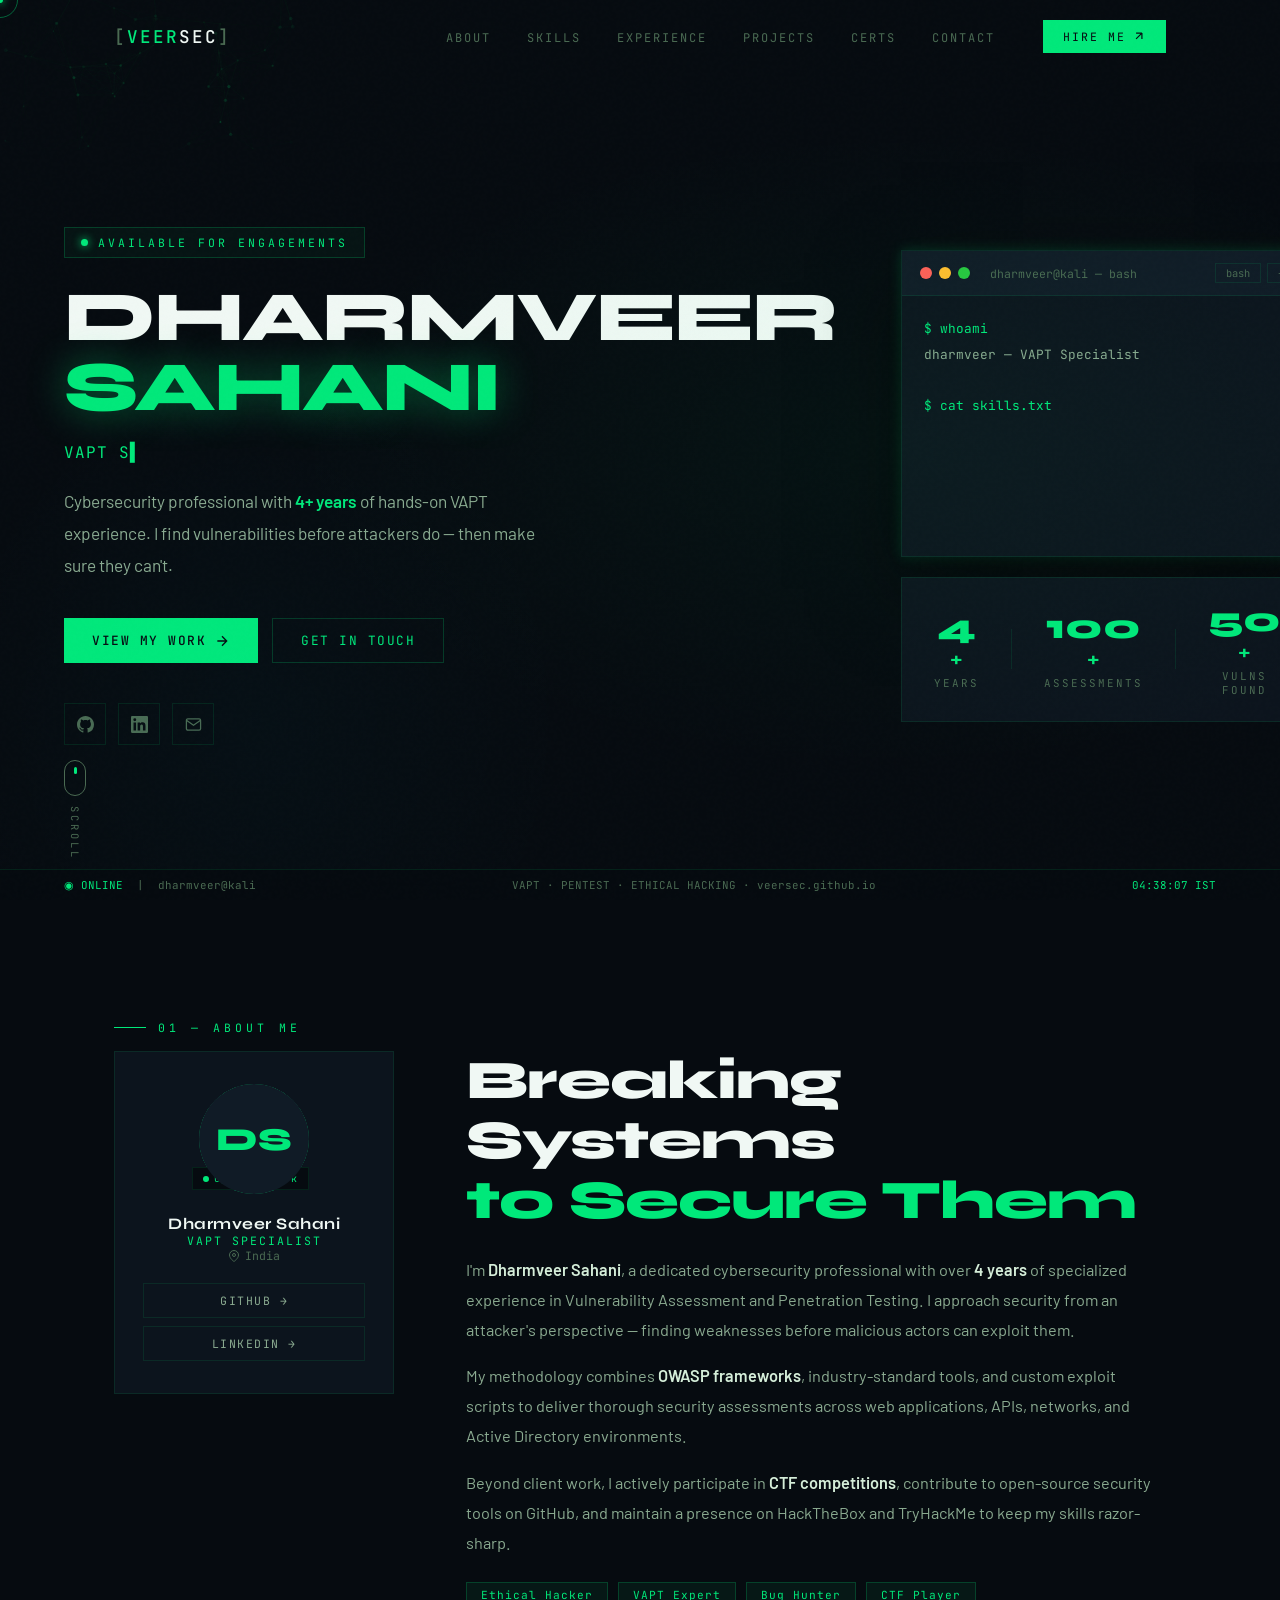
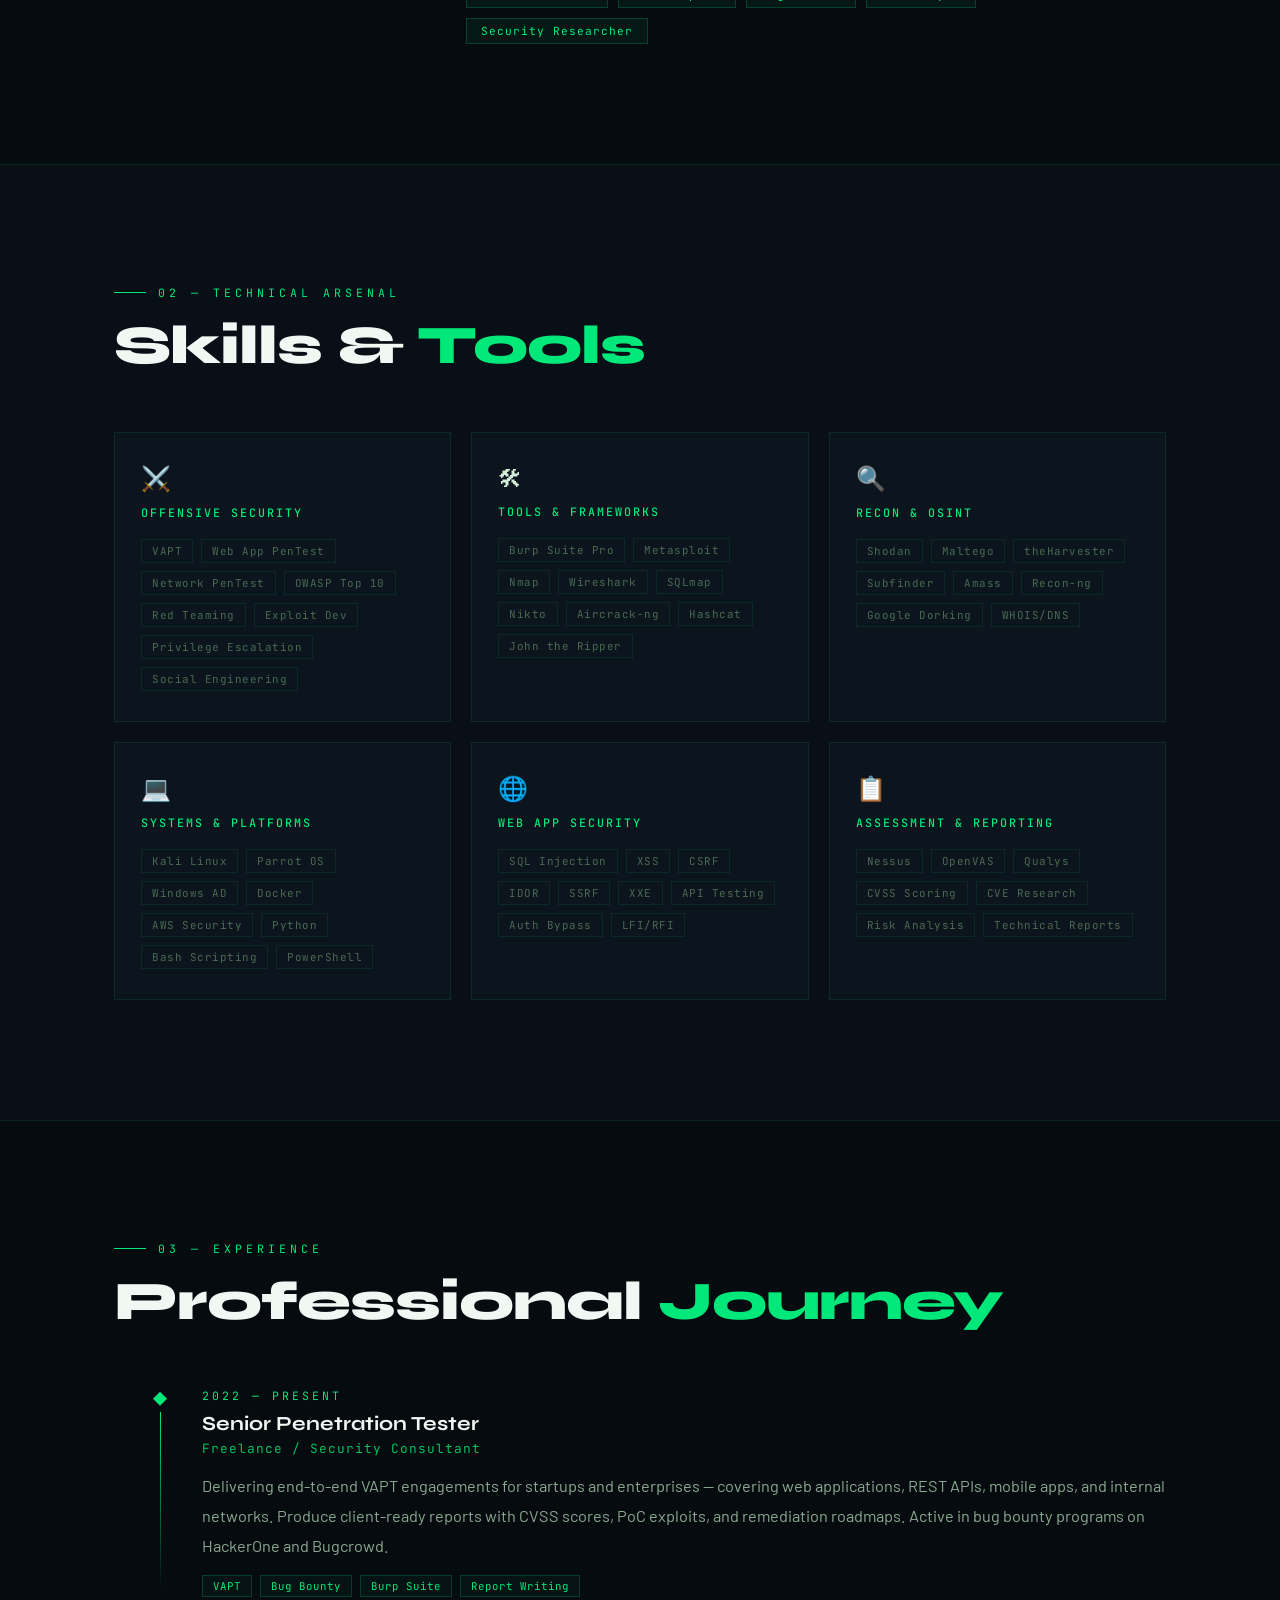
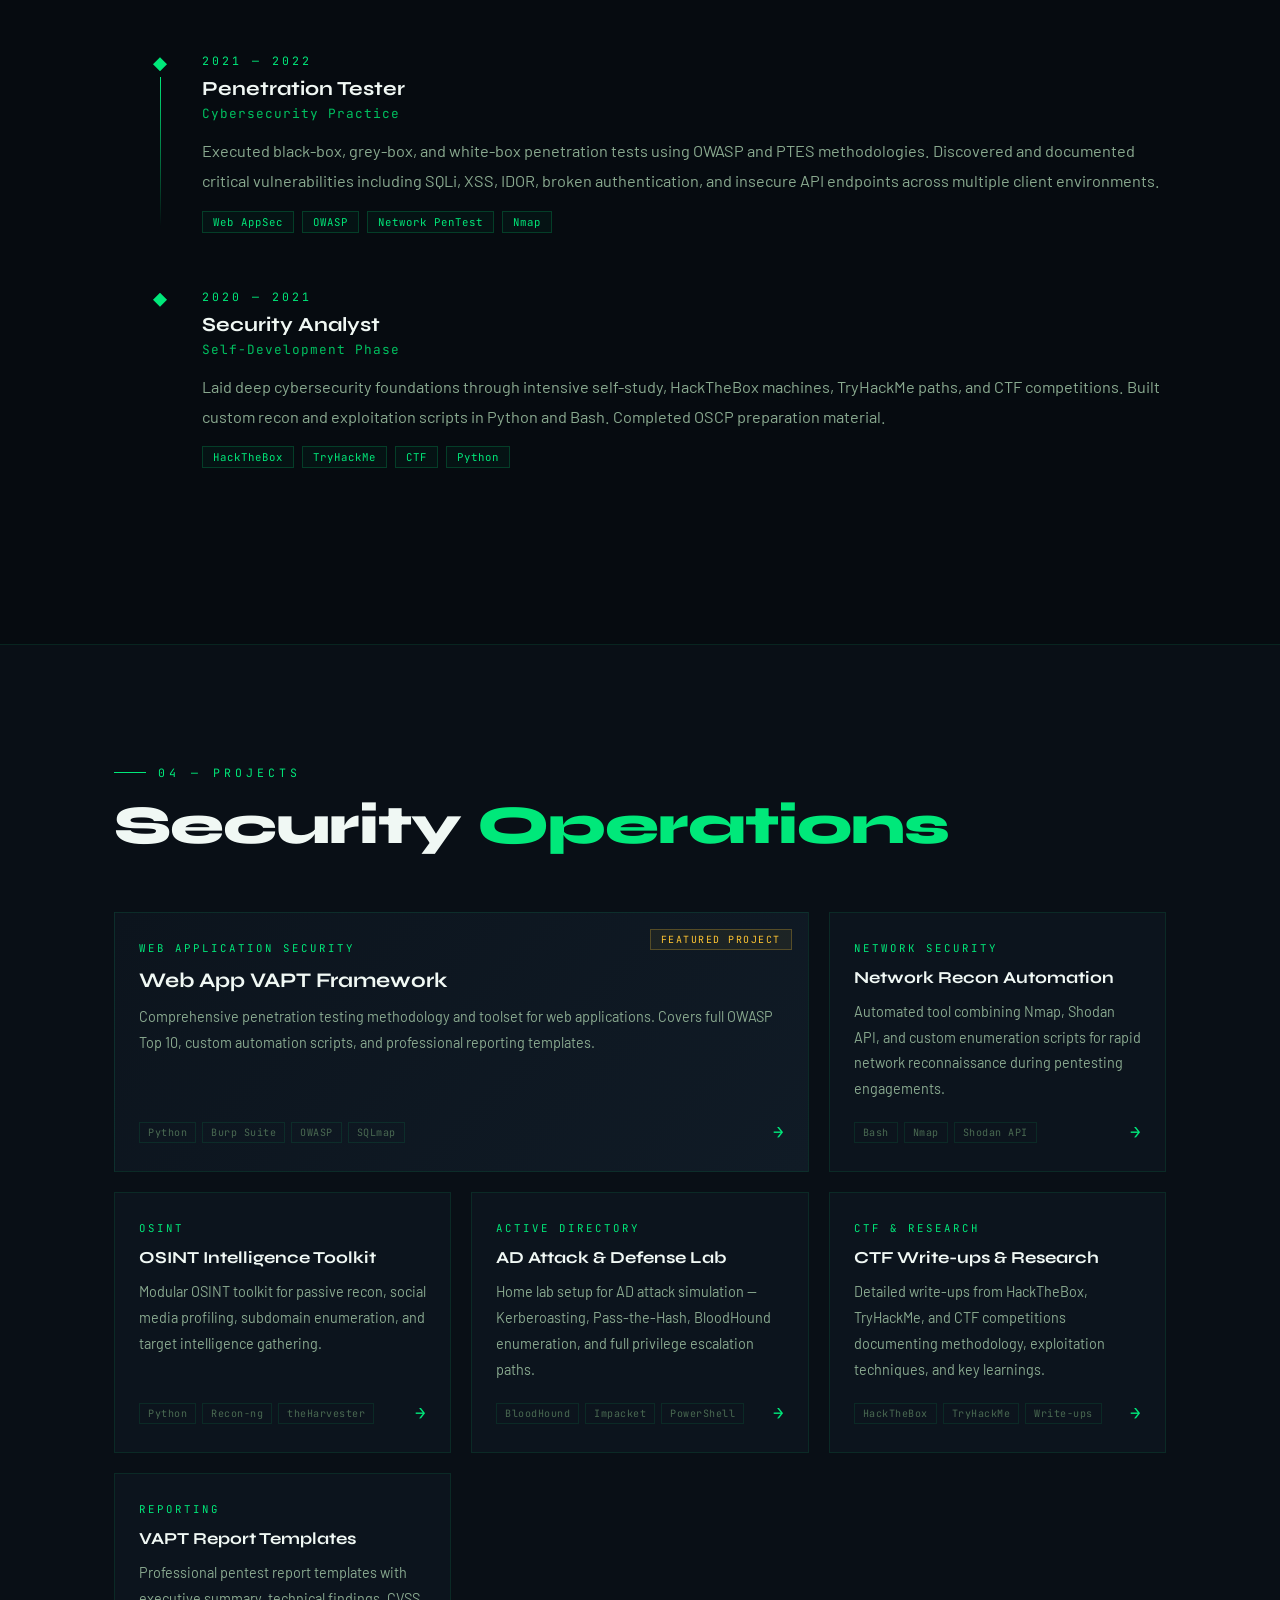
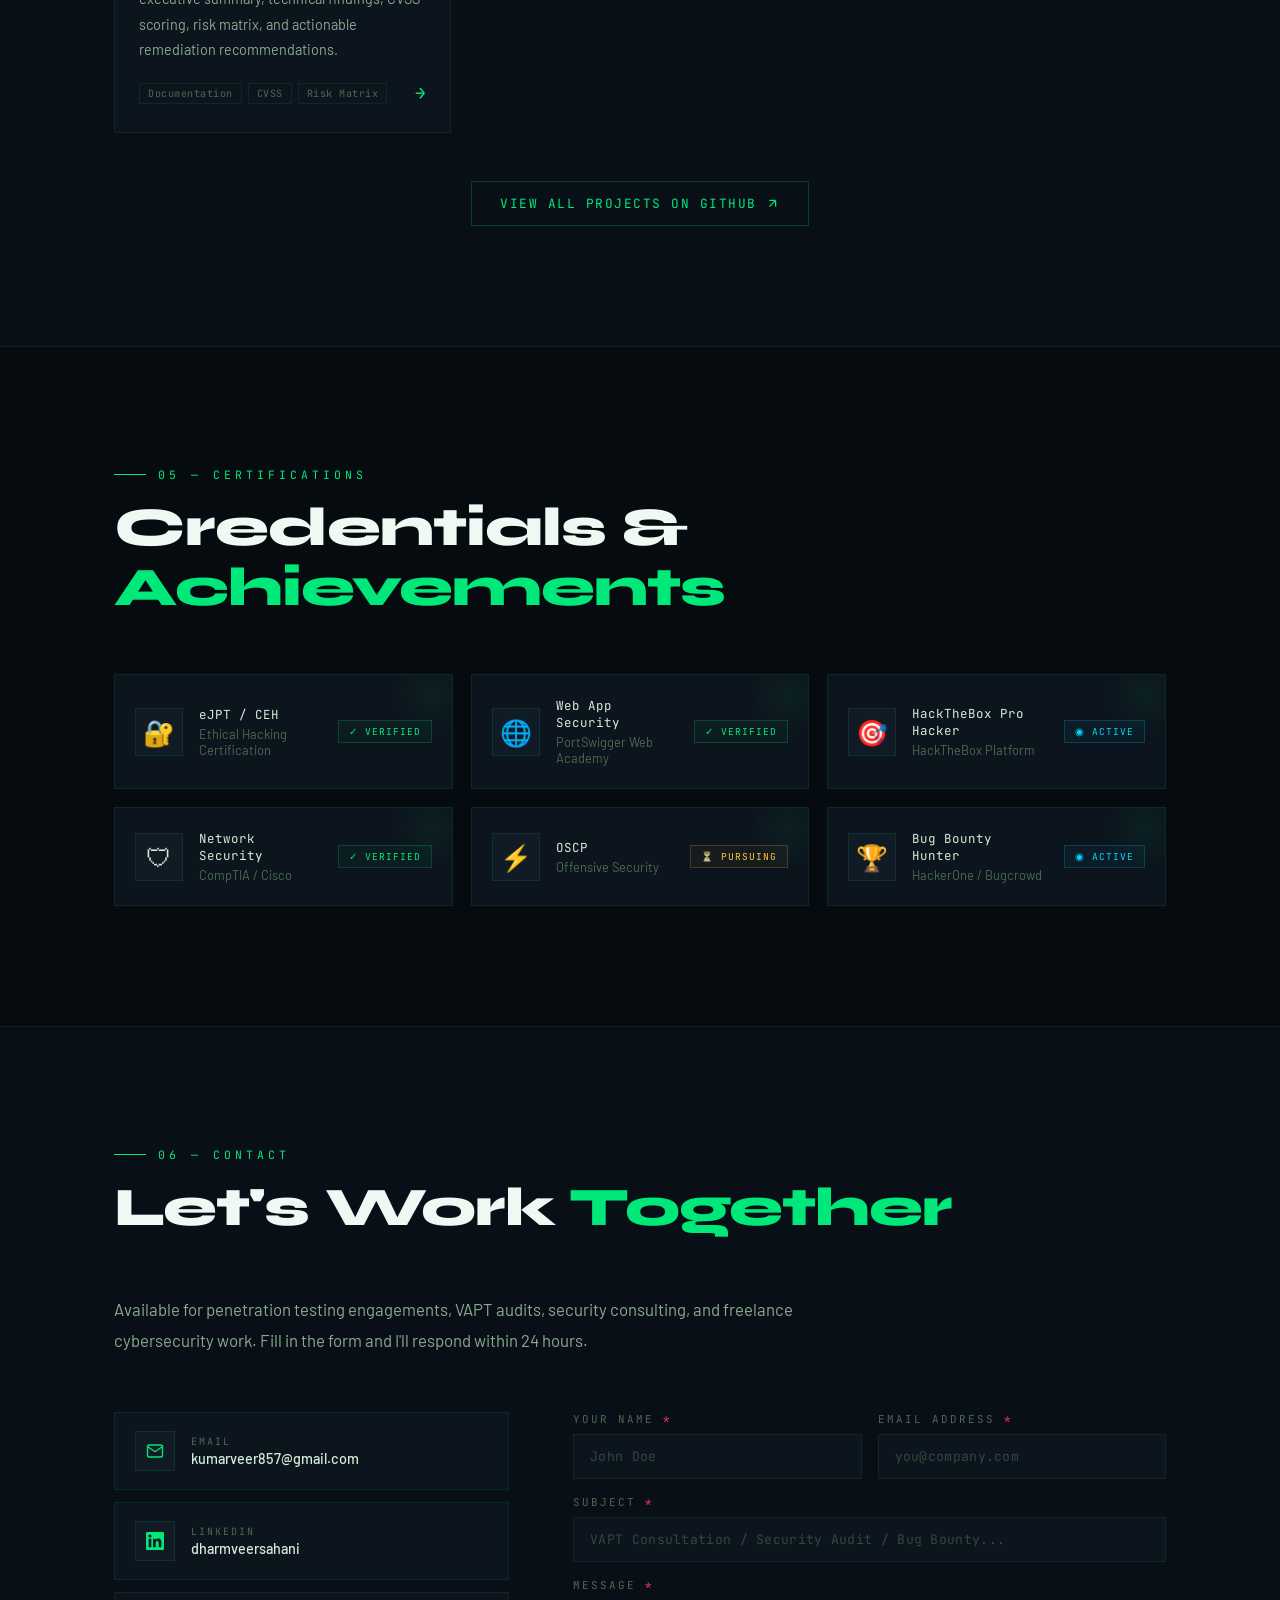
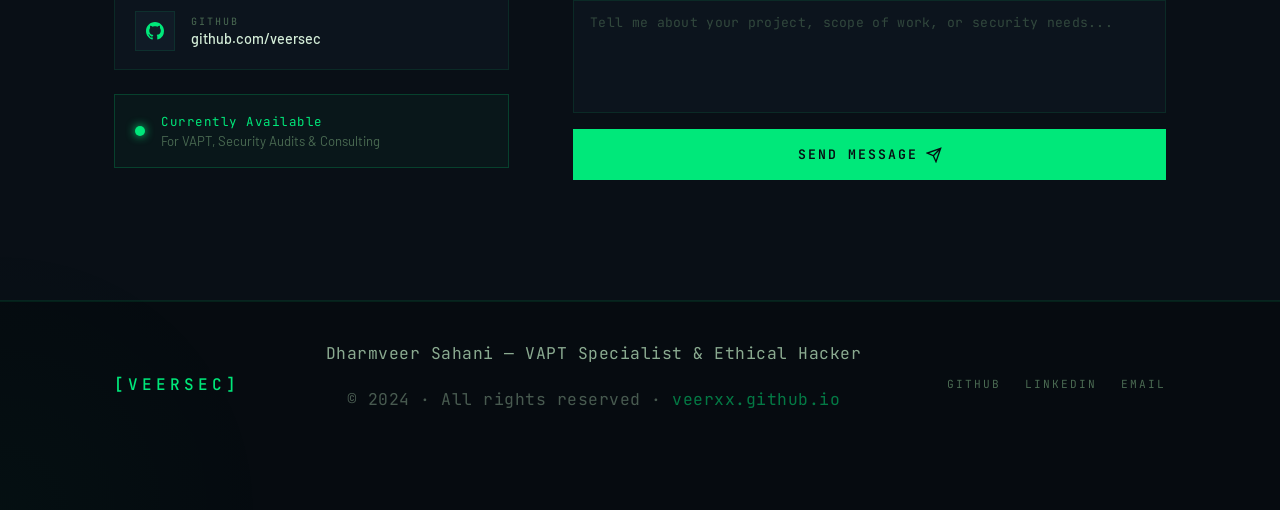
<file: index.html>
<!DOCTYPE html>
<html lang="en">
<head>
<meta charset="UTF-8">
<meta name="viewport" content="width=device-width, initial-scale=1.0">
<title>Dharmveer Sahani | VAPT Specialist & Penetration Tester</title>
<meta name="description" content="Dharmveer Sahani — VAPT Specialist & Ethical Hacker with 4+ years of experience in penetration testing, web application security, and network security assessments.">
<meta property="og:title" content="Dharmveer Sahani | VAPT Specialist">
<meta property="og:description" content="4+ years in cybersecurity. VAPT · Web AppSec · Network PenTest · Ethical Hacking">
<meta property="og:url" content="https://veersec.github.io">
<meta name="theme-color" content="#050a0e">
<link rel="preconnect" href="https://fonts.googleapis.com">
<link rel="preconnect" href="https://fonts.gstatic.com" crossorigin>
<link href="https://fonts.googleapis.com/css2?family=Syne:wght@400;600;700;800&family=JetBrains+Mono:wght@300;400;500&family=Barlow:wght@300;400;500;600&display=swap" rel="stylesheet">
<link rel="stylesheet" href="style.css">
</head>
<body>

<!-- PRELOADER -->
<div id="preloader">
  <div class="pre-inner">
    <svg class="pre-hex" viewBox="0 0 100 100"><polygon points="50,2 93,26 93,74 50,98 7,74 7,26"/></svg>
    <div class="pre-logo">DS</div>
    <div class="pre-bar"><div class="pre-fill" id="pre-fill"></div></div>
    <div class="pre-msg" id="pre-msg">Booting system...</div>
  </div>
</div>

<!-- CURSOR -->
<div id="cursor-dot"></div>
<div id="cursor-ring"></div>

<!-- NAV -->
<header id="header">
  <nav class="nav-wrap">
    <a href="#home" class="logo">
      <span class="logo-bracket">[</span>VEER<span class="logo-accent">SEC</span><span class="logo-bracket">]</span>
    </a>
    <ul class="nav-list">
      <li><a href="#about" class="nl">About</a></li>
      <li><a href="#skills" class="nl">Skills</a></li>
      <li><a href="#experience" class="nl">Experience</a></li>
      <li><a href="#projects" class="nl">Projects</a></li>
      <li><a href="#certifications" class="nl">Certs</a></li>
      <li><a href="#contact" class="nl">Contact</a></li>
    </ul>
    <a href="https://www.linkedin.com/in/dharmveersahani" target="_blank" class="hire-btn">
      <span>Hire Me</span>
      <svg viewBox="0 0 24 24" fill="none" stroke="currentColor" stroke-width="2"><path d="M7 17L17 7M17 7H7M17 7V17"/></svg>
    </a>
    <button class="burger" id="burger" aria-label="Menu">
      <span></span><span></span><span></span>
    </button>
  </nav>
</header>

<!-- MOBILE DRAWER -->
<div class="drawer" id="drawer">
  <button class="drawer-close" id="drawer-close">✕</button>
  <ul>
    <li><a href="#about" class="dl">About</a></li>
    <li><a href="#skills" class="dl">Skills</a></li>
    <li><a href="#experience" class="dl">Experience</a></li>
    <li><a href="#projects" class="dl">Projects</a></li>
    <li><a href="#certifications" class="dl">Certifications</a></li>
    <li><a href="#contact" class="dl">Contact</a></li>
  </ul>
</div>
<div class="drawer-overlay" id="drawer-overlay"></div>

<!-- ══════════════════════════════════
     HERO
══════════════════════════════════ -->
<section id="home" class="hero">
  <canvas id="particles"></canvas>
  <div class="hero-noise"></div>

  <div class="hero-center">
    <div class="hero-left">
      <div class="hero-eyebrow reveal">
        <span class="eyebrow-dot"></span>
        <span class="eyebrow-text">Available for engagements</span>
      </div>

      <h1 class="hero-h1 reveal">
        <span class="h1-line">DHARMVEER</span>
        <span class="h1-line h1-accent">SAHANI</span>
      </h1>

      <div class="hero-subtitle reveal">
        <span class="type-text" id="typeText"></span><span class="type-cur">▌</span>
      </div>

      <p class="hero-bio reveal">
        Cybersecurity professional with <em>4+ years</em> of hands-on VAPT experience.
        I find vulnerabilities before attackers do — then make sure they can't.
      </p>

      <div class="hero-actions reveal">
        <a href="#projects" class="cta-primary">
          <span>View My Work</span>
          <svg viewBox="0 0 24 24" fill="none" stroke="currentColor" stroke-width="2"><path d="M5 12h14M12 5l7 7-7 7"/></svg>
        </a>
        <a href="#contact" class="cta-ghost">Get in Touch</a>
      </div>

      <div class="hero-socials reveal">
        <a href="https://github.com/veersec" target="_blank" class="soc" aria-label="GitHub">
          <svg viewBox="0 0 24 24" fill="currentColor"><path d="M12 0C5.37 0 0 5.37 0 12c0 5.31 3.435 9.795 8.205 11.385.6.105.825-.255.825-.57 0-.285-.015-1.23-.015-2.235-3.015.555-3.795-.735-4.035-1.41-.135-.345-.72-1.41-1.23-1.695-.42-.225-1.02-.78-.015-.795.945-.015 1.62.87 1.845 1.23 1.08 1.815 2.805 1.305 3.495.99.105-.78.42-1.305.765-1.605-2.67-.3-5.46-1.335-5.46-5.925 0-1.305.465-2.385 1.23-3.225-.12-.3-.54-1.53.12-3.18 0 0 1.005-.315 3.3 1.23.96-.27 1.98-.405 3-.405s2.04.135 3 .405c2.295-1.56 3.3-1.23 3.3-1.23.66 1.65.24 2.88.12 3.18.765.84 1.23 1.905 1.23 3.225 0 4.605-2.805 5.625-5.475 5.925.435.375.81 1.095.81 2.22 0 1.605-.015 2.895-.015 3.3 0 .315.225.69.825.57A12.02 12.02 0 0024 12c0-6.63-5.37-12-12-12z"/></svg>
        </a>
        <a href="https://www.linkedin.com/in/dharmveersahani" target="_blank" class="soc" aria-label="LinkedIn">
          <svg viewBox="0 0 24 24" fill="currentColor"><path d="M20.447 20.452h-3.554v-5.569c0-1.328-.027-3.037-1.852-3.037-1.853 0-2.136 1.445-2.136 2.939v5.667H9.351V9h3.414v1.561h.046c.477-.9 1.637-1.85 3.37-1.85 3.601 0 4.267 2.37 4.267 5.455v6.286zM5.337 7.433a2.062 2.062 0 01-2.063-2.065 2.064 2.064 0 112.063 2.065zm1.782 13.019H3.555V9h3.564v11.452zM22.225 0H1.771C.792 0 0 .774 0 1.729v20.542C0 23.227.792 24 1.771 24h20.451C23.2 24 24 23.227 24 22.271V1.729C24 .774 23.2 0 22.222 0h.003z"/></svg>
        </a>
        <a href="mailto:kumarveer857@gmail.com" class="soc" aria-label="Email">
          <svg viewBox="0 0 24 24" fill="none" stroke="currentColor" stroke-width="1.8"><path d="M4 4h16c1.1 0 2 .9 2 2v12c0 1.1-.9 2-2 2H4c-1.1 0-2-.9-2-2V6c0-1.1.9-2 2-2z"/><polyline points="22,6 12,13 2,6"/></svg>
        </a>
      </div>
    </div>

    <div class="hero-right reveal">
      <div class="terminal-wrap">
        <div class="term-header">
          <div class="term-dots">
            <span style="background:#ff5f57"></span>
            <span style="background:#ffbd2e"></span>
            <span style="background:#28c840"></span>
          </div>
          <div class="term-title">dharmveer@kali — bash</div>
          <div class="term-pills">
            <span>bash</span>
            <span>+</span>
          </div>
        </div>
        <div class="term-body" id="termBody"></div>
      </div>

      <div class="hero-stat-row">
        <div class="h-stat">
          <div class="h-stat-n" data-count="4">0</div>
          <div class="h-stat-u">+</div>
          <div class="h-stat-l">Years</div>
        </div>
        <div class="h-stat-div"></div>
        <div class="h-stat">
          <div class="h-stat-n" data-count="100">0</div>
          <div class="h-stat-u">+</div>
          <div class="h-stat-l">Assessments</div>
        </div>
        <div class="h-stat-div"></div>
        <div class="h-stat">
          <div class="h-stat-n" data-count="50">0</div>
          <div class="h-stat-u">+</div>
          <div class="h-stat-l">Vulns Found</div>
        </div>
      </div>
    </div>
  </div>

  <div class="hero-scroll-hint">
    <div class="scroll-mouse"><div class="scroll-wheel"></div></div>
    <span>Scroll</span>
  </div>
</section>

<!-- ══════════════════════════════════
     ABOUT
══════════════════════════════════ -->
<section id="about" class="sec">
  <div class="wrap">
    <div class="sec-label reveal">01 — About Me</div>
    <div class="about-grid">
      <div class="about-visual reveal">
        <div class="av-card">
          <div class="av-avatar">
            <div class="av-ring"></div>
            <div class="av-initials">DS</div>
            <div class="av-online">
              <span class="av-dot"></span> Open to Work
            </div>
          </div>
          <div class="av-info">
            <div class="av-name">Dharmveer Sahani</div>
            <div class="av-role">VAPT Specialist</div>
            <div class="av-loc">
              <svg viewBox="0 0 24 24" fill="none" stroke="currentColor" stroke-width="2"><path d="M21 10c0 7-9 13-9 13s-9-6-9-13a9 9 0 0118 0z"/><circle cx="12" cy="10" r="3"/></svg>
              India
            </div>
          </div>
          <div class="av-links">
            <a href="https://github.com/veersec" target="_blank">GitHub →</a>
            <a href="https://www.linkedin.com/in/dharmveersahani" target="_blank">LinkedIn →</a>
          </div>
        </div>
      </div>

      <div class="about-content">
        <h2 class="sec-title reveal">Breaking Systems<br><span class="accent">to Secure Them</span></h2>
        <p class="reveal">
          I'm <strong>Dharmveer Sahani</strong>, a dedicated cybersecurity professional with over
          <strong>4 years</strong> of specialized experience in Vulnerability Assessment and
          Penetration Testing. I approach security from an attacker's perspective — finding
          weaknesses before malicious actors can exploit them.
        </p>
        <p class="reveal">
          My methodology combines <strong>OWASP frameworks</strong>, industry-standard tools,
          and custom exploit scripts to deliver thorough security assessments across web
          applications, APIs, networks, and Active Directory environments.
        </p>
        <p class="reveal">
          Beyond client work, I actively participate in <strong>CTF competitions</strong>,
          contribute to open-source security tools on GitHub, and maintain a presence on
          HackTheBox and TryHackMe to keep my skills razor-sharp.
        </p>
        <div class="about-tags reveal">
          <span>Ethical Hacker</span><span>VAPT Expert</span><span>Bug Hunter</span>
          <span>CTF Player</span><span>Security Researcher</span>
        </div>
      </div>
    </div>
  </div>
</section>

<!-- ══════════════════════════════════
     SKILLS
══════════════════════════════════ -->
<section id="skills" class="sec sec-dark">
  <div class="wrap">
    <div class="sec-label reveal">02 — Technical Arsenal</div>
    <h2 class="sec-title reveal">Skills &amp; <span class="accent">Tools</span></h2>
    <div class="skills-grid">

      <div class="sk-card reveal">
        <div class="sk-icon">⚔️</div>
        <div class="sk-cat">Offensive Security</div>
        <div class="sk-items">
          <span>VAPT</span><span>Web App PenTest</span><span>Network PenTest</span>
          <span>OWASP Top 10</span><span>Red Teaming</span><span>Exploit Dev</span>
          <span>Privilege Escalation</span><span>Social Engineering</span>
        </div>
      </div>

      <div class="sk-card reveal">
        <div class="sk-icon">🛠</div>
        <div class="sk-cat">Tools &amp; Frameworks</div>
        <div class="sk-items">
          <span>Burp Suite Pro</span><span>Metasploit</span><span>Nmap</span>
          <span>Wireshark</span><span>SQLmap</span><span>Nikto</span>
          <span>Aircrack-ng</span><span>Hashcat</span><span>John the Ripper</span>
        </div>
      </div>

      <div class="sk-card reveal">
        <div class="sk-icon">🔍</div>
        <div class="sk-cat">Recon &amp; OSINT</div>
        <div class="sk-items">
          <span>Shodan</span><span>Maltego</span><span>theHarvester</span>
          <span>Subfinder</span><span>Amass</span><span>Recon-ng</span>
          <span>Google Dorking</span><span>WHOIS/DNS</span>
        </div>
      </div>

      <div class="sk-card reveal">
        <div class="sk-icon">💻</div>
        <div class="sk-cat">Systems &amp; Platforms</div>
        <div class="sk-items">
          <span>Kali Linux</span><span>Parrot OS</span><span>Windows AD</span>
          <span>Docker</span><span>AWS Security</span><span>Python</span>
          <span>Bash Scripting</span><span>PowerShell</span>
        </div>
      </div>

      <div class="sk-card reveal">
        <div class="sk-icon">🌐</div>
        <div class="sk-cat">Web App Security</div>
        <div class="sk-items">
          <span>SQL Injection</span><span>XSS</span><span>CSRF</span>
          <span>IDOR</span><span>SSRF</span><span>XXE</span>
          <span>API Testing</span><span>Auth Bypass</span><span>LFI/RFI</span>
        </div>
      </div>

      <div class="sk-card reveal">
        <div class="sk-icon">📋</div>
        <div class="sk-cat">Assessment &amp; Reporting</div>
        <div class="sk-items">
          <span>Nessus</span><span>OpenVAS</span><span>Qualys</span>
          <span>CVSS Scoring</span><span>CVE Research</span>
          <span>Risk Analysis</span><span>Technical Reports</span>
        </div>
      </div>

    </div>
  </div>
</section>

<!-- ══════════════════════════════════
     EXPERIENCE
══════════════════════════════════ -->
<section id="experience" class="sec">
  <div class="wrap">
    <div class="sec-label reveal">03 — Experience</div>
    <h2 class="sec-title reveal">Professional <span class="accent">Journey</span></h2>
    <div class="exp-timeline">

      <div class="exp-item reveal">
        <div class="exp-line-wrap">
          <div class="exp-dot"></div>
          <div class="exp-line"></div>
        </div>
        <div class="exp-content">
          <div class="exp-period">2022 — Present</div>
          <h3 class="exp-role">Senior Penetration Tester</h3>
          <div class="exp-company">Freelance / Security Consultant</div>
          <p class="exp-desc">
            Delivering end-to-end VAPT engagements for startups and enterprises — covering web applications,
            REST APIs, mobile apps, and internal networks. Produce client-ready reports with CVSS scores,
            PoC exploits, and remediation roadmaps. Active in bug bounty programs on HackerOne and Bugcrowd.
          </p>
          <div class="exp-tags">
            <span>VAPT</span><span>Bug Bounty</span><span>Burp Suite</span><span>Report Writing</span>
          </div>
        </div>
      </div>

      <div class="exp-item reveal">
        <div class="exp-line-wrap">
          <div class="exp-dot"></div>
          <div class="exp-line"></div>
        </div>
        <div class="exp-content">
          <div class="exp-period">2021 — 2022</div>
          <h3 class="exp-role">Penetration Tester</h3>
          <div class="exp-company">Cybersecurity Practice</div>
          <p class="exp-desc">
            Executed black-box, grey-box, and white-box penetration tests using OWASP and PTES methodologies.
            Discovered and documented critical vulnerabilities including SQLi, XSS, IDOR, broken authentication,
            and insecure API endpoints across multiple client environments.
          </p>
          <div class="exp-tags">
            <span>Web AppSec</span><span>OWASP</span><span>Network PenTest</span><span>Nmap</span>
          </div>
        </div>
      </div>

      <div class="exp-item reveal">
        <div class="exp-line-wrap">
          <div class="exp-dot exp-dot-last"></div>
        </div>
        <div class="exp-content">
          <div class="exp-period">2020 — 2021</div>
          <h3 class="exp-role">Security Analyst</h3>
          <div class="exp-company">Self-Development Phase</div>
          <p class="exp-desc">
            Laid deep cybersecurity foundations through intensive self-study, HackTheBox machines,
            TryHackMe paths, and CTF competitions. Built custom recon and exploitation scripts in Python
            and Bash. Completed OSCP preparation material.
          </p>
          <div class="exp-tags">
            <span>HackTheBox</span><span>TryHackMe</span><span>CTF</span><span>Python</span>
          </div>
        </div>
      </div>

    </div>
  </div>
</section>

<!-- ══════════════════════════════════
     PROJECTS
══════════════════════════════════ -->
<section id="projects" class="sec sec-dark">
  <div class="wrap">
    <div class="sec-label reveal">04 — Projects</div>
    <h2 class="sec-title reveal">Security <span class="accent">Operations</span></h2>
    <div class="proj-grid">

      <a href="https://github.com/Veerxx" target="_blank" class="proj-card reveal proj-featured">
        <div class="proj-tag-top">Featured Project</div>
        <div class="proj-type">WEB APPLICATION SECURITY</div>
        <h3 class="proj-title">Web App VAPT Framework</h3>
        <p class="proj-desc">Comprehensive penetration testing methodology and toolset for web applications. Covers full OWASP Top 10, custom automation scripts, and professional reporting templates.</p>
        <div class="proj-bottom">
          <div class="proj-chips"><span>Python</span><span>Burp Suite</span><span>OWASP</span><span>SQLmap</span></div>
          <div class="proj-go">→</div>
        </div>
      </a>

      <a href="https://github.com/Veerxx" target="_blank" class="proj-card reveal">
        <div class="proj-type">NETWORK SECURITY</div>
        <h3 class="proj-title">Network Recon Automation</h3>
        <p class="proj-desc">Automated tool combining Nmap, Shodan API, and custom enumeration scripts for rapid network reconnaissance during pentesting engagements.</p>
        <div class="proj-bottom">
          <div class="proj-chips"><span>Bash</span><span>Nmap</span><span>Shodan API</span></div>
          <div class="proj-go">→</div>
        </div>
      </a>

      <a href="https://github.com/Veerxx" target="_blank" class="proj-card reveal">
        <div class="proj-type">OSINT</div>
        <h3 class="proj-title">OSINT Intelligence Toolkit</h3>
        <p class="proj-desc">Modular OSINT toolkit for passive recon, social media profiling, subdomain enumeration, and target intelligence gathering.</p>
        <div class="proj-bottom">
          <div class="proj-chips"><span>Python</span><span>Recon-ng</span><span>theHarvester</span></div>
          <div class="proj-go">→</div>
        </div>
      </a>

      <a href="https://github.com/Veerxx" target="_blank" class="proj-card reveal">
        <div class="proj-type">ACTIVE DIRECTORY</div>
        <h3 class="proj-title">AD Attack &amp; Defense Lab</h3>
        <p class="proj-desc">Home lab setup for AD attack simulation — Kerberoasting, Pass-the-Hash, BloodHound enumeration, and full privilege escalation paths.</p>
        <div class="proj-bottom">
          <div class="proj-chips"><span>BloodHound</span><span>Impacket</span><span>PowerShell</span></div>
          <div class="proj-go">→</div>
        </div>
      </a>

      <a href="https://github.com/Veerxx" target="_blank" class="proj-card reveal">
        <div class="proj-type">CTF &amp; RESEARCH</div>
        <h3 class="proj-title">CTF Write-ups &amp; Research</h3>
        <p class="proj-desc">Detailed write-ups from HackTheBox, TryHackMe, and CTF competitions documenting methodology, exploitation techniques, and key learnings.</p>
        <div class="proj-bottom">
          <div class="proj-chips"><span>HackTheBox</span><span>TryHackMe</span><span>Write-ups</span></div>
          <div class="proj-go">→</div>
        </div>
      </a>

      <a href="https://github.com/veersec" target="_blank" class="proj-card reveal">
        <div class="proj-type">REPORTING</div>
        <h3 class="proj-title">VAPT Report Templates</h3>
        <p class="proj-desc">Professional pentest report templates with executive summary, technical findings, CVSS scoring, risk matrix, and actionable remediation recommendations.</p>
        <div class="proj-bottom">
          <div class="proj-chips"><span>Documentation</span><span>CVSS</span><span>Risk Matrix</span></div>
          <div class="proj-go">→</div>
        </div>
      </a>

    </div>
    <div class="proj-cta reveal">
      <a href="https://github.com/veersec" target="_blank" class="cta-ghost">
        View All Projects on GitHub
        <svg viewBox="0 0 24 24" fill="none" stroke="currentColor" stroke-width="2"><path d="M7 17L17 7M17 7H7M17 7V17"/></svg>
      </a>
    </div>
  </div>
</section>

<!-- ══════════════════════════════════
     CERTIFICATIONS
══════════════════════════════════ -->
<section id="certifications" class="sec">
  <div class="wrap">
    <div class="sec-label reveal">05 — Certifications</div>
    <h2 class="sec-title reveal">Credentials &amp; <span class="accent">Achievements</span></h2>
    <div class="cert-grid">

      <div class="cert-card reveal">
        <div class="cert-glow"></div>
        <div class="cert-icon">🔐</div>
        <div class="cert-body">
          <div class="cert-name">eJPT / CEH</div>
          <div class="cert-org">Ethical Hacking Certification</div>
        </div>
        <div class="cert-badge verified">✓ Verified</div>
      </div>

      <div class="cert-card reveal">
        <div class="cert-glow"></div>
        <div class="cert-icon">🌐</div>
        <div class="cert-body">
          <div class="cert-name">Web App Security</div>
          <div class="cert-org">PortSwigger Web Academy</div>
        </div>
        <div class="cert-badge verified">✓ Verified</div>
      </div>

      <div class="cert-card reveal">
        <div class="cert-glow"></div>
        <div class="cert-icon">🎯</div>
        <div class="cert-body">
          <div class="cert-name">HackTheBox Pro Hacker</div>
          <div class="cert-org">HackTheBox Platform</div>
        </div>
        <div class="cert-badge active">◉ Active</div>
      </div>

      <div class="cert-card reveal">
        <div class="cert-glow"></div>
        <div class="cert-icon">🛡</div>
        <div class="cert-body">
          <div class="cert-name">Network Security</div>
          <div class="cert-org">CompTIA / Cisco</div>
        </div>
        <div class="cert-badge verified">✓ Verified</div>
      </div>

      <div class="cert-card reveal">
        <div class="cert-glow"></div>
        <div class="cert-icon">⚡</div>
        <div class="cert-body">
          <div class="cert-name">OSCP</div>
          <div class="cert-org">Offensive Security</div>
        </div>
        <div class="cert-badge pursuing">⏳ Pursuing</div>
      </div>

      <div class="cert-card reveal">
        <div class="cert-glow"></div>
        <div class="cert-icon">🏆</div>
        <div class="cert-body">
          <div class="cert-name">Bug Bounty Hunter</div>
          <div class="cert-org">HackerOne / Bugcrowd</div>
        </div>
        <div class="cert-badge active">◉ Active</div>
      </div>

    </div>
  </div>
</section>

<!-- ══════════════════════════════════
     CONTACT
══════════════════════════════════ -->
<section id="contact" class="sec sec-dark">
  <div class="wrap">
    <div class="sec-label reveal">06 — Contact</div>
    <h2 class="sec-title reveal">Let's Work <span class="accent">Together</span></h2>
    <p class="contact-intro reveal">
      Available for penetration testing engagements, VAPT audits, security consulting,
      and freelance cybersecurity work. Fill in the form and I'll respond within 24 hours.
    </p>

    <div class="contact-layout">
      <div class="contact-left reveal">
        <a href="mailto:kumarveer857@gmail.com" class="cinfo-row">
          <div class="cinfo-icon">
            <svg viewBox="0 0 24 24" fill="none" stroke="currentColor" stroke-width="1.8"><path d="M4 4h16c1.1 0 2 .9 2 2v12c0 1.1-.9 2-2 2H4c-1.1 0-2-.9-2-2V6c0-1.1.9-2 2-2z"/><polyline points="22,6 12,13 2,6"/></svg>
          </div>
          <div>
            <div class="cinfo-label">Email</div>
            <div class="cinfo-val">kumarveer857@gmail.com</div>
          </div>
        </a>
        <a href="https://www.linkedin.com/in/dharmveersahani" target="_blank" class="cinfo-row">
          <div class="cinfo-icon">
            <svg viewBox="0 0 24 24" fill="currentColor"><path d="M20.447 20.452h-3.554v-5.569c0-1.328-.027-3.037-1.852-3.037-1.853 0-2.136 1.445-2.136 2.939v5.667H9.351V9h3.414v1.561h.046c.477-.9 1.637-1.85 3.37-1.85 3.601 0 4.267 2.37 4.267 5.455v6.286zM5.337 7.433a2.062 2.062 0 01-2.063-2.065 2.064 2.064 0 112.063 2.065zm1.782 13.019H3.555V9h3.564v11.452zM22.225 0H1.771C.792 0 0 .774 0 1.729v20.542C0 23.227.792 24 1.771 24h20.451C23.2 24 24 23.227 24 22.271V1.729C24 .774 23.2 0 22.222 0h.003z"/></svg>
          </div>
          <div>
            <div class="cinfo-label">LinkedIn</div>
            <div class="cinfo-val">dharmveersahani</div>
          </div>
        </a>
        <a href="https://github.com/veersec" target="_blank" class="cinfo-row">
          <div class="cinfo-icon">
            <svg viewBox="0 0 24 24" fill="currentColor"><path d="M12 0C5.37 0 0 5.37 0 12c0 5.31 3.435 9.795 8.205 11.385.6.105.825-.255.825-.57 0-.285-.015-1.23-.015-2.235-3.015.555-3.795-.735-4.035-1.41-.135-.345-.72-1.41-1.23-1.695-.42-.225-1.02-.78-.015-.795.945-.015 1.62.87 1.845 1.23 1.08 1.815 2.805 1.305 3.495.99.105-.78.42-1.305.765-1.605-2.67-.3-5.46-1.335-5.46-5.925 0-1.305.465-2.385 1.23-3.225-.12-.3-.54-1.53.12-3.18 0 0 1.005-.315 3.3 1.23.96-.27 1.98-.405 3-.405s2.04.135 3 .405c2.295-1.56 3.3-1.23 3.3-1.23.66 1.65.24 2.88.12 3.18.765.84 1.23 1.905 1.23 3.225 0 4.605-2.805 5.625-5.475 5.925.435.375.81 1.095.81 2.22 0 1.605-.015 2.895-.015 3.3 0 .315.225.69.825.57A12.02 12.02 0 0024 12c0-6.63-5.37-12-12-12z"/></svg>
          </div>
          <div>
            <div class="cinfo-label">GitHub</div>
            <div class="cinfo-val">github.com/veersec</div>
          </div>
        </a>

        <div class="availability-box">
          <div class="avail-dot"></div>
          <div>
            <div class="avail-title">Currently Available</div>
            <div class="avail-sub">For VAPT, Security Audits &amp; Consulting</div>
          </div>
        </div>
      </div>

      <form class="contact-form reveal" id="contactForm"
            action="https://formspree.io/f/mreoaenj" method="POST">
        <div class="form-row">
          <div class="fg">
            <label>Your Name <span class="req">*</span></label>
            <input type="text" name="name" placeholder="John Doe" required>
          </div>
          <div class="fg">
            <label>Email Address <span class="req">*</span></label>
            <input type="email" name="email" placeholder="you@company.com" required>
          </div>
        </div>
        <div class="fg">
          <label>Subject <span class="req">*</span></label>
          <input type="text" name="subject" placeholder="VAPT Consultation / Security Audit / Bug Bounty..." required>
        </div>
        <div class="fg">
          <label>Message <span class="req">*</span></label>
          <textarea name="message" rows="5" placeholder="Tell me about your project, scope of work, or security needs..." required></textarea>
        </div>
        <button type="submit" class="form-submit" id="formBtn">
          <span id="btnLabel">Send Message</span>
          <svg viewBox="0 0 24 24" fill="none" stroke="currentColor" stroke-width="2"><path d="M22 2L11 13M22 2l-7 20-4-9-9-4 20-7z"/></svg>
        </button>
        <div id="formSuccess" class="form-feedback success" style="display:none">
          ✅ Message sent! I'll get back to you within 24 hours.
        </div>
        <div id="formError" class="form-feedback error" style="display:none">
          ❌ Something went wrong. Please email me directly at kumarveer857@gmail.com
        </div>
      </form>
    </div>
  </div>
</section>

<!-- FOOTER -->
<footer>
  <div class="wrap footer-inner">
    <div class="foot-logo">[VEERSEC]</div>
    <div class="foot-center">
      <p>Dharmveer Sahani — VAPT Specialist &amp; Ethical Hacker</p>
      <p class="foot-copy">© 2024 · All rights reserved · <a href="https://veersec.github.io">veerxx.github.io</a></p>
    </div>
    <div class="foot-links">
      <a href="https://github.com/veersec" target="_blank">GitHub</a>
      <a href="https://www.linkedin.com/in/dharmveersahani" target="_blank">LinkedIn</a>
      <a href="mailto:kumarveer857@gmail.com">Email</a>
    </div>
  </div>
</footer>

<!-- STATUS BAR -->
<div class="statusbar">
  <span><span class="s-green">◉ ONLINE</span> &nbsp;|&nbsp; dharmveer@kali</span>
  <span class="s-mid">VAPT · PENTEST · ETHICAL HACKING · veersec.github.io</span>
  <span id="sclock" class="s-green"></span>
</div>

<script src="script.js"></script>
</body>
</html>
</file>
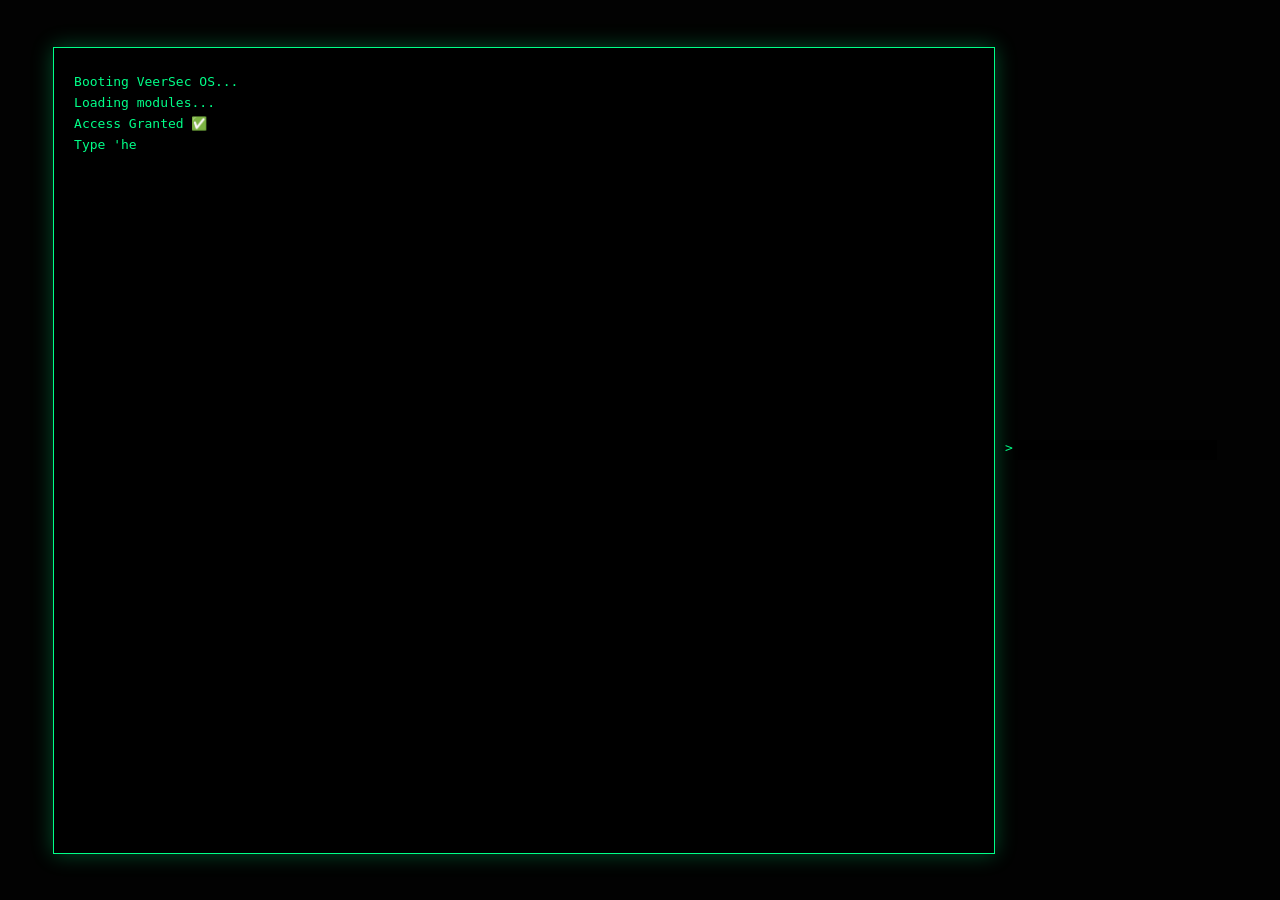
<file: os/index.html>
<!DOCTYPE html>
<html>
<head>
<meta name="viewport" content="width=device-width, initial-scale=1.0">
<title>VeerSec OS</title>

<style>
body {
  margin:0;
  background:#020202;
  color:#00ff88;
  font-family:monospace;
  display:flex;
  justify-content:center;
  align-items:center;
  height:100vh;
}

/* TERMINAL BOX */
.terminal {
  width:95%;
  max-width:900px;
  height:85vh;
  background:rgba(0,0,0,0.8);
  border:1px solid #00ff88;
  box-shadow:0 0 20px rgba(0,255,136,0.3);
  padding:20px;
  overflow:auto;
  backdrop-filter: blur(6px);
}

/* INPUT AREA */
.input-area {
  display:flex;
  padding:10px;
}

input {
  flex:1;
  background:black;
  border:none;
  color:#00ff88;
  font-size:16px;
  outline:none;
}

/* TEXT */
.line { margin:6px 0; }

/* MOBILE */
@media(max-width:600px){
  .terminal {height:80vh;font-size:13px;}
}

</style>
</head>

<body>

<div class="terminal" id="terminal"></div>

<div class="input-area">
  <span>> </span>
  <input id="cmd" autofocus>
</div>

<script>

const t=document.getElementById("terminal");
const i=document.getElementById("cmd");

// typing animation
function type(text, speed=20){
  return new Promise(resolve=>{
    let div=document.createElement("div");
    div.className="line";
    t.appendChild(div);

    let i=0;
    function write(){
      if(i<text.length){
        div.innerHTML += text.charAt(i);
        i++;
        setTimeout(write,speed);
      } else resolve();
    }
    write();
  });
}

// print normal
function p(text){
  let d=document.createElement("div");
  d.className="line";
  d.innerText=text;
  t.appendChild(d);
  t.scrollTop=t.scrollHeight;
}

// boot animation
async function boot(){
  await type("Booting VeerSec OS...");
  await type("Loading modules...");
  await type("Access Granted ✅");
  await type("Type 'help' to begin");
}

boot();

// commands
i.addEventListener("keydown", e=>{
  if(e.key==="Enter"){
    let cmd=i.value.trim();
    p("> "+cmd);
    run(cmd);
    i.value="";
  }
});

function run(cmd){

  if(cmd==="help"){
    p("Commands:");
    p("whoami | skills | projects | contact | clear");
  }

  else if(cmd==="whoami"){
    p("Veerxx - Cybersecurity Specialist");
    p("4+ years experience in VAPT");
  }

  else if(cmd==="skills"){
    p("Web Security");
    p("Network Pentesting");
    p("Burp Suite | Nmap | Metasploit");
  }

  else if(cmd==="projects"){
    p("Fetching GitHub...");
    fetch("https://api.github.com/users/Veerxx/repos")
    .then(r=>r.json())
    .then(data=>{
      data.slice(0,5).forEach(repo=>{
        p(repo.name + " → " + repo.html_url);
      });
    });
  }

  else if(cmd==="contact"){
    p("GitHub: https://github.com/Veerxx");
    p("Add LinkedIn here");
  }

  else if(cmd==="clear"){
    t.innerHTML="";
  }

  else{
    p("Command not found");
  }
}

</script>

</body>
</html>
</file>
<file: style.css>
/* ═══════════════════════════════════════════════
   VEERXX PORTFOLIO — style.css
   Theme: Dark Cyber × Editorial Precision
═══════════════════════════════════════════════ */

/* ── TOKENS ─────────────────────────────────── */
:root {
  --c-bg:       #060b10;
  --c-bg1:      #090f16;
  --c-bg2:      #0c141d;
  --c-bg3:      #101b26;
  --c-bg4:      #15222f;
  --c-green:    #00e87a;
  --c-green2:   #00c060;
  --c-green-g:  rgba(0,232,122,0.12);
  --c-green-b:  rgba(0,232,122,0.06);
  --c-cyan:     #00d4ff;
  --c-red:      #ff3a5c;
  --c-yellow:   #ffc533;
  --c-white:    #f0f8f4;
  --c-t1:       #d4edd8;
  --c-t2:       #8aaa90;
  --c-t3:       #4a6a52;
  --c-border:   rgba(0,232,122,0.1);
  --c-border2:  rgba(0,232,122,0.2);
  --glow-sm:    0 0 12px rgba(0,232,122,0.2);
  --glow-md:    0 0 30px rgba(0,232,122,0.25);
  --glow-lg:    0 0 60px rgba(0,232,122,0.3);
  --ease:       cubic-bezier(.4,0,.2,1);
  --ease-out:   cubic-bezier(0,.55,.45,1);
  --ff-display: 'Syne', sans-serif;
  --ff-mono:    'JetBrains Mono', monospace;
  --ff-body:    'Barlow', sans-serif;
}

/* ── RESET ───────────────────────────────────── */
*,*::before,*::after{margin:0;padding:0;box-sizing:border-box}
html{scroll-behavior:smooth;font-size:16px}
body{
  background:var(--c-bg);
  color:var(--c-t1);
  font-family:var(--ff-body);
  font-weight:400;
  overflow-x:hidden;
  -webkit-font-smoothing:antialiased;
}
a{text-decoration:none;color:inherit}
img{max-width:100%}
button{background:none;border:none;cursor:pointer}

/* ── NOISE OVERLAY ───────────────────────────── */
body::before{
  content:'';
  position:fixed;inset:0;
  background-image:url("data:image/svg+xml,%3Csvg viewBox='0 0 256 256' xmlns='http://www.w3.org/2000/svg'%3E%3Cfilter id='n'%3E%3CfeTurbulence type='fractalNoise' baseFrequency='0.9' numOctaves='4' stitchTiles='stitch'/%3E%3C/filter%3E%3Crect width='100%25' height='100%25' filter='url(%23n)' opacity='0.03'/%3E%3C/svg%3E");
  pointer-events:none;
  z-index:9999;
  opacity:.4;
}

/* ── CUSTOM CURSOR ───────────────────────────── */
#cursor-dot{
  position:fixed;width:6px;height:6px;
  background:var(--c-green);border-radius:50%;
  pointer-events:none;z-index:10000;
  transform:translate(-50%,-50%);
  transition:transform .1s var(--ease);
  box-shadow:0 0 8px var(--c-green);
}
#cursor-ring{
  position:fixed;width:36px;height:36px;
  border:1.5px solid rgba(0,232,122,0.4);
  border-radius:50%;pointer-events:none;
  z-index:9999;transform:translate(-50%,-50%);
  transition:transform .15s var(--ease),width .2s,height .2s,border-color .2s;
}
#cursor-ring.hovered{
  width:52px;height:52px;
  border-color:var(--c-green);
  background:rgba(0,232,122,0.05);
}

/* ── SCROLLBAR ───────────────────────────────── */
::-webkit-scrollbar{width:4px}
::-webkit-scrollbar-track{background:var(--c-bg)}
::-webkit-scrollbar-thumb{background:var(--c-green2);border-radius:2px}

/* ── SELECTION ───────────────────────────────── */
::selection{background:rgba(0,232,122,0.25);color:var(--c-white)}

/* ── LAYOUT ──────────────────────────────────── */
.wrap{max-width:1180px;margin:0 auto;padding:0 64px}

/* ── PRELOADER ───────────────────────────────── */
#preloader{
  position:fixed;inset:0;
  background:var(--c-bg);
  z-index:99999;
  display:flex;align-items:center;justify-content:center;
  flex-direction:column;
  transition:opacity .6s var(--ease);
}
#preloader.out{opacity:0;pointer-events:none}
.pre-inner{display:flex;flex-direction:column;align-items:center;gap:20px}
.pre-hex{
  width:80px;height:80px;
  fill:none;stroke:var(--c-green);stroke-width:2;
  animation:hexSpin 2s linear infinite;
  filter:drop-shadow(0 0 12px rgba(0,232,122,.5));
}
.pre-logo{
  position:absolute;
  font-family:var(--ff-display);font-size:1.2rem;font-weight:800;
  color:var(--c-green);letter-spacing:4px;
  margin-top:0;
}
.pre-bar{width:200px;height:1px;background:var(--c-border)}
.pre-fill{height:100%;background:var(--c-green);box-shadow:var(--glow-sm);width:0;animation:barFill 1.6s var(--ease) forwards}
.pre-msg{font-family:var(--ff-mono);font-size:.72rem;color:var(--c-t3);letter-spacing:3px;text-transform:uppercase}
@keyframes hexSpin{to{transform:rotate(360deg)}}
@keyframes barFill{to{width:100%}}

/* ── HEADER / NAV ────────────────────────────── */
#header{
  position:fixed;top:0;left:0;right:0;z-index:1000;
  transition:background .4s,border .4s,padding .3s;
  padding:0;
}
#header.stuck{
  background:rgba(6,11,16,.96);
  border-bottom:1px solid var(--c-border);
  backdrop-filter:blur(16px);
}
.nav-wrap{
  max-width:1180px;margin:0 auto;padding:0 64px;
  height:72px;display:flex;align-items:center;gap:48px;
}
#header.stuck .nav-wrap{height:60px}

.logo{
  font-family:var(--ff-mono);font-size:1.1rem;font-weight:500;
  color:var(--c-green);letter-spacing:2px;
  transition:text-shadow .3s;flex-shrink:0;
}
.logo:hover{text-shadow:var(--glow-md)}
.logo-bracket{color:var(--c-t3)}
.logo-accent{color:var(--c-white)}

.nav-list{list-style:none;display:flex;gap:36px;margin-left:auto}
.nl{
  font-family:var(--ff-mono);font-size:.75rem;
  color:var(--c-t3);letter-spacing:2px;text-transform:uppercase;
  transition:color .25s;position:relative;padding-bottom:3px;
}
.nl::after{
  content:'';position:absolute;bottom:0;left:0;
  width:0;height:1px;background:var(--c-green);
  transition:width .3s var(--ease);
}
.nl:hover,.nl.on{color:var(--c-green)}
.nl:hover::after,.nl.on::after{width:100%}

.hire-btn{
  display:flex;align-items:center;gap:6px;
  font-family:var(--ff-mono);font-size:.72rem;letter-spacing:2px;text-transform:uppercase;
  color:var(--c-bg);background:var(--c-green);
  padding:9px 20px;
  transition:all .3s var(--ease);flex-shrink:0;
}
.hire-btn svg{width:14px;height:14px;transition:transform .3s}
.hire-btn:hover{background:transparent;color:var(--c-green);box-shadow:var(--glow-md)}
.hire-btn:hover svg{transform:translate(2px,-2px)}

.burger{
  display:none;flex-direction:column;gap:5px;
  padding:4px;margin-left:auto;
}
.burger span{display:block;width:22px;height:1.5px;background:var(--c-green);transition:all .3s}
.burger.on span:nth-child(1){transform:rotate(45deg) translate(4.5px,4.5px)}
.burger.on span:nth-child(2){opacity:0;transform:translateX(-8px)}
.burger.on span:nth-child(3){transform:rotate(-45deg) translate(4.5px,-4.5px)}

/* ── DRAWER ──────────────────────────────────── */
.drawer{
  position:fixed;top:0;right:-100%;
  width:min(320px,80vw);height:100vh;
  background:var(--c-bg1);
  border-left:1px solid var(--c-border);
  z-index:1001;
  padding:80px 40px;
  transition:right .4s var(--ease);
}
.drawer.on{right:0}
.drawer ul{list-style:none;display:flex;flex-direction:column;gap:0}
.dl{
  display:block;padding:18px 0;
  font-family:var(--ff-display);font-size:1.4rem;font-weight:700;
  color:var(--c-t3);letter-spacing:2px;text-transform:uppercase;
  border-bottom:1px solid var(--c-border);
  transition:color .25s,padding-left .25s;
}
.dl:hover{color:var(--c-green);padding-left:8px}
.drawer-close{
  position:absolute;top:24px;right:24px;
  font-size:1.2rem;color:var(--c-t3);transition:color .2s;
  font-family:var(--ff-mono);
}
.drawer-close:hover{color:var(--c-green)}
.drawer-overlay{
  position:fixed;inset:0;background:rgba(0,0,0,.6);
  z-index:1000;display:none;
}
.drawer-overlay.on{display:block}

/* ── REVEAL ──────────────────────────────────── */
.reveal{
  opacity:0;transform:translateY(32px);
  transition:opacity .7s var(--ease-out),transform .7s var(--ease-out);
}
.reveal.in{opacity:1;transform:none}

/* ── SECTIONS ────────────────────────────────── */
.sec{padding:120px 0;position:relative;z-index:1}
.sec-dark{background:var(--c-bg1);border-top:1px solid var(--c-border);border-bottom:1px solid var(--c-border)}

.sec-label{
  font-family:var(--ff-mono);font-size:.72rem;
  color:var(--c-green);letter-spacing:4px;text-transform:uppercase;
  margin-bottom:16px;
  display:flex;align-items:center;gap:12px;
}
.sec-label::before{content:'';display:block;width:32px;height:1px;background:var(--c-green)}

.sec-title{
  font-family:var(--ff-display);font-size:clamp(2rem,4.5vw,3.4rem);
  font-weight:800;color:var(--c-white);line-height:1.1;
  margin-bottom:56px;letter-spacing:-1px;
}
.accent{color:var(--c-green)}
p{color:var(--c-t2);line-height:1.85;margin-bottom:16px;font-size:1.02rem}
strong{color:var(--c-t1);font-weight:600}
em{color:var(--c-green);font-style:normal;font-weight:600}

/* ── BUTTONS ─────────────────────────────────── */
.cta-primary{
  display:inline-flex;align-items:center;gap:8px;
  font-family:var(--ff-mono);font-size:.8rem;letter-spacing:1.5px;text-transform:uppercase;
  background:var(--c-green);color:var(--c-bg);
  padding:14px 28px;font-weight:500;
  transition:all .3s var(--ease);
}
.cta-primary svg{width:16px;height:16px;transition:transform .3s}
.cta-primary:hover{background:transparent;color:var(--c-green);box-shadow:var(--glow-md)}
.cta-primary:hover svg{transform:translateX(4px)}

.cta-ghost{
  display:inline-flex;align-items:center;gap:8px;
  font-family:var(--ff-mono);font-size:.8rem;letter-spacing:1.5px;text-transform:uppercase;
  color:var(--c-green);border:1px solid var(--c-border2);
  padding:13px 28px;
  transition:all .3s var(--ease);
}
.cta-ghost svg{width:15px;height:15px;transition:transform .3s}
.cta-ghost:hover{border-color:var(--c-green);background:var(--c-green-b);box-shadow:var(--glow-sm)}
.cta-ghost:hover svg{transform:translate(3px,-3px)}

/* ══════════════════════════════════
   HERO
══════════════════════════════════ */
.hero{
  min-height:100vh;display:flex;align-items:center;
  position:relative;overflow:hidden;
  padding:0 64px;
}
#particles{position:absolute;inset:0;opacity:.6;pointer-events:none}
.hero-noise{
  position:absolute;inset:0;
  background:radial-gradient(ellipse 80% 60% at 70% 50%, rgba(0,232,122,0.04) 0%, transparent 60%),
             radial-gradient(ellipse 50% 80% at 20% 80%, rgba(0,212,255,0.025) 0%, transparent 50%);
  pointer-events:none;
}
.hero-center{
  max-width:1180px;margin:0 auto;width:100%;
  display:grid;grid-template-columns:1fr 1fr;
  gap:64px;align-items:center;padding-top:72px;
}

/* hero left */
.hero-eyebrow{
  display:inline-flex;align-items:center;gap:10px;
  font-family:var(--ff-mono);font-size:.72rem;
  letter-spacing:3px;text-transform:uppercase;
  color:var(--c-green);border:1px solid var(--c-border2);
  padding:7px 16px;margin-bottom:24px;
  background:rgba(0,232,122,.04);
}
.eyebrow-dot{
  width:7px;height:7px;background:var(--c-green);
  border-radius:50%;box-shadow:0 0 8px var(--c-green);
  animation:dotPulse 1.8s ease infinite;
}
@keyframes dotPulse{0%,100%{opacity:1;transform:scale(1)}50%{opacity:.6;transform:scale(.85)}}

.hero-h1{
  font-family:var(--ff-display);
  font-size:clamp(2.6rem,5.5vw,4.6rem);
  font-weight:800;line-height:1.0;
  letter-spacing:-2px;margin-bottom:20px;
}
.h1-line{display:block;color:var(--c-white)}
.h1-accent{color:var(--c-green);text-shadow:0 0 40px rgba(0,232,122,.4)}

.hero-subtitle{
  font-family:var(--ff-mono);font-size:1rem;
  color:var(--c-green);letter-spacing:1px;
  min-height:1.5em;margin-bottom:20px;
}
.type-cur{animation:blink 1s step-end infinite;color:var(--c-green)}
@keyframes blink{50%{opacity:0}}

.hero-bio{
  font-size:1.08rem;color:var(--c-t2);line-height:1.85;
  max-width:500px;margin-bottom:36px;
}
.hero-bio em{color:var(--c-green);font-style:normal;font-weight:600}

.hero-actions{display:flex;gap:14px;flex-wrap:wrap;margin-bottom:40px}

.hero-socials{display:flex;gap:12px}
.soc{
  width:42px;height:42px;
  border:1px solid var(--c-border);
  display:flex;align-items:center;justify-content:center;
  color:var(--c-t3);transition:all .3s;
}
.soc svg{width:17px;height:17px}
.soc:hover{border-color:var(--c-green);color:var(--c-green);background:var(--c-green-b);box-shadow:var(--glow-sm)}

/* hero right — terminal */
.hero-right{display:flex;flex-direction:column;gap:20px}
.terminal-wrap{
  background:var(--c-bg2);
  border:1px solid var(--c-border);
  overflow:hidden;
  box-shadow:0 32px 80px rgba(0,0,0,.6),var(--glow-sm);
}
.term-header{
  background:var(--c-bg3);
  padding:12px 18px;
  display:flex;align-items:center;gap:10px;
  border-bottom:1px solid var(--c-border);
}
.term-dots{display:flex;gap:7px}
.term-dots span{width:12px;height:12px;border-radius:50%}
.term-title{
  font-family:var(--ff-mono);font-size:.72rem;
  color:var(--c-t3);margin-left:10px;flex:1;
}
.term-pills{
  display:flex;gap:6px;
  font-family:var(--ff-mono);font-size:.65rem;color:var(--c-t3);
}
.term-pills span{
  padding:2px 10px;border:1px solid var(--c-border);
}
.term-body{
  padding:20px 22px;
  font-family:var(--ff-mono);font-size:.8rem;
  line-height:2;min-height:260px;
}
.tc{color:var(--c-green)}
.to{color:var(--c-t2)}
.tw{color:var(--c-yellow)}
.te{color:var(--c-red)}
.tk{animation:blink 1s step-end infinite;color:var(--c-green)}

/* hero stats */
.hero-stat-row{
  display:flex;align-items:center;justify-content:center;
  background:var(--c-bg2);border:1px solid var(--c-border);
  padding:24px 32px;gap:32px;
}
.h-stat{text-align:center}
.h-stat-n{
  font-family:var(--ff-display);font-size:2.2rem;
  font-weight:800;color:var(--c-green);
  line-height:1;display:inline;
}
.h-stat-u{
  font-family:var(--ff-display);font-size:1.4rem;
  font-weight:700;color:var(--c-green);
  display:inline;
}
.h-stat-l{
  font-family:var(--ff-mono);font-size:.68rem;
  color:var(--c-t3);letter-spacing:2px;
  text-transform:uppercase;margin-top:4px;
}
.h-stat-div{width:1px;height:40px;background:var(--c-border)}

/* scroll hint */
.hero-scroll-hint{
  position:absolute;bottom:40px;left:64px;
  display:flex;flex-direction:column;align-items:center;gap:10px;
  z-index:2;
}
.hero-scroll-hint span{
  font-family:var(--ff-mono);font-size:.65rem;color:var(--c-t3);
  letter-spacing:3px;text-transform:uppercase;writing-mode:vertical-lr;
}
.scroll-mouse{
  width:22px;height:36px;border:1.5px solid var(--c-t3);
  border-radius:11px;display:flex;justify-content:center;
  padding-top:6px;
}
.scroll-wheel{
  width:3px;height:7px;background:var(--c-green);
  border-radius:2px;animation:scrollW 1.8s ease infinite;
}
@keyframes scrollW{0%{transform:translateY(0);opacity:1}100%{transform:translateY(14px);opacity:0}}

/* ══════════════════════════════════
   ABOUT
══════════════════════════════════ */
.about-grid{display:grid;grid-template-columns:280px 1fr;gap:72px;align-items:start}

.av-card{
  background:var(--c-bg2);border:1px solid var(--c-border);
  padding:32px 28px;display:flex;flex-direction:column;align-items:center;
  gap:20px;text-align:center;
  position:sticky;top:100px;
}
.av-avatar{
  position:relative;
  width:110px;height:110px;
}
.av-ring{
  position:absolute;inset:0;
  border:1.5px solid var(--c-green);
  border-radius:50%;
  animation:ringPulse 2.5s ease infinite;
}
@keyframes ringPulse{0%,100%{opacity:.4;transform:scale(1)}50%{opacity:1;transform:scale(1.06)}}
.av-initials{
  width:100%;height:100%;
  background:var(--c-bg3);border-radius:50%;
  display:flex;align-items:center;justify-content:center;
  font-family:var(--ff-display);font-size:2rem;font-weight:800;
  color:var(--c-green);
  position:relative;z-index:1;
}
.av-online{
  position:absolute;bottom:4px;right:0;
  background:var(--c-bg);border:1px solid var(--c-border);
  font-family:var(--ff-mono);font-size:.62rem;
  color:var(--c-green);letter-spacing:1px;
  padding:4px 10px;display:flex;align-items:center;gap:5px;
  white-space:nowrap;
}
.av-dot{
  width:6px;height:6px;background:var(--c-green);
  border-radius:50%;animation:dotPulse 1.8s ease infinite;
}
.av-name{
  font-family:var(--ff-display);font-size:1rem;
  font-weight:700;color:var(--c-white);letter-spacing:.5px;
}
.av-role{
  font-family:var(--ff-mono);font-size:.72rem;
  color:var(--c-green);letter-spacing:2px;text-transform:uppercase;
}
.av-loc{
  display:flex;align-items:center;justify-content:center;gap:5px;
  font-family:var(--ff-mono);font-size:.72rem;color:var(--c-t3);
}
.av-loc svg{width:12px;height:12px}
.av-links{display:flex;flex-direction:column;gap:8px;width:100%}
.av-links a{
  display:block;font-family:var(--ff-mono);font-size:.72rem;
  color:var(--c-t2);padding:9px;border:1px solid var(--c-border);
  text-transform:uppercase;letter-spacing:1.5px;
  transition:all .25s;text-align:center;
}
.av-links a:hover{border-color:var(--c-green);color:var(--c-green);background:var(--c-green-b)}

.about-content .sec-title{margin-bottom:24px}

.about-tags{
  display:flex;flex-wrap:wrap;gap:10px;margin-top:24px;
}
.about-tags span{
  font-family:var(--ff-mono);font-size:.7rem;
  color:var(--c-green);border:1px solid var(--c-border2);
  padding:5px 14px;letter-spacing:1px;
  background:var(--c-green-b);
  transition:all .25s;
}
.about-tags span:hover{background:var(--c-green-g)}

/* ══════════════════════════════════
   SKILLS
══════════════════════════════════ */
.skills-grid{
  display:grid;grid-template-columns:repeat(3,1fr);gap:20px;
}
.sk-card{
  background:var(--c-bg2);border:1px solid var(--c-border);
  padding:30px 26px;
  position:relative;overflow:hidden;
  transition:transform .3s var(--ease),border-color .3s,box-shadow .3s;
}
.sk-card::before{
  content:'';position:absolute;
  top:0;left:0;right:0;height:2px;
  background:linear-gradient(90deg,transparent,var(--c-green),transparent);
  transform:scaleX(0);transition:transform .4s var(--ease);
}
.sk-card:hover{
  transform:translateY(-6px);
  border-color:var(--c-border2);
  box-shadow:0 16px 48px rgba(0,0,0,.4),var(--glow-sm);
}
.sk-card:hover::before{transform:scaleX(1)}
.sk-icon{font-size:1.5rem;margin-bottom:12px}
.sk-cat{
  font-family:var(--ff-mono);font-size:.73rem;
  color:var(--c-green);letter-spacing:2px;
  text-transform:uppercase;margin-bottom:18px;font-weight:500;
}
.sk-items{display:flex;flex-wrap:wrap;gap:8px}
.sk-items span{
  font-family:var(--ff-mono);font-size:.68rem;
  color:var(--c-t3);border:1px solid var(--c-border);
  padding:4px 10px;letter-spacing:.5px;
  transition:all .2s;cursor:default;
}
.sk-items span:hover{border-color:var(--c-border2);color:var(--c-green)}

/* ══════════════════════════════════
   EXPERIENCE
══════════════════════════════════ */
.exp-timeline{padding-left:32px}
.exp-item{
  display:grid;grid-template-columns:28px 1fr;
  gap:0 28px;margin-bottom:56px;position:relative;
}
.exp-line-wrap{display:flex;flex-direction:column;align-items:center}
.exp-dot{
  width:14px;height:14px;background:var(--c-green);
  flex-shrink:0;margin-top:4px;
  clip-path:polygon(50% 0%,100% 50%,50% 100%,0% 50%);
  box-shadow:var(--glow-sm);
}
.exp-line{flex:1;width:1px;background:linear-gradient(to bottom,var(--c-green),transparent);margin:6px 0}
.exp-dot-last{margin-top:4px}
.exp-period{
  font-family:var(--ff-mono);font-size:.72rem;
  color:var(--c-green);letter-spacing:3px;
  text-transform:uppercase;margin-bottom:8px;
}
.exp-role{
  font-family:var(--ff-display);font-size:1.25rem;
  font-weight:700;color:var(--c-white);margin-bottom:4px;
}
.exp-company{
  font-family:var(--ff-mono);font-size:.8rem;
  color:var(--c-green2);margin-bottom:14px;letter-spacing:1px;
}
.exp-desc{color:var(--c-t2);line-height:1.85;margin-bottom:14px}
.exp-tags{display:flex;flex-wrap:wrap;gap:8px}
.exp-tags span{
  font-family:var(--ff-mono);font-size:.67rem;
  color:var(--c-green);border:1px solid rgba(0,232,122,.2);
  background:rgba(0,232,122,.04);padding:3px 10px;letter-spacing:1px;
}

/* ══════════════════════════════════
   PROJECTS
══════════════════════════════════ */
.proj-grid{
  display:grid;
  grid-template-columns:repeat(3,1fr);
  grid-template-rows:auto auto;
  gap:20px;
}
.proj-card{
  background:var(--c-bg2);border:1px solid var(--c-border);
  padding:28px 24px;display:flex;flex-direction:column;
  transition:all .3s var(--ease);position:relative;overflow:hidden;
}
.proj-card::after{
  content:'';position:absolute;
  top:0;left:0;right:0;height:2px;
  background:var(--c-green);
  transform:scaleX(0);transform-origin:left;
  transition:transform .35s var(--ease);
  box-shadow:var(--glow-sm);
}
.proj-card:hover{
  border-color:var(--c-border2);
  transform:translateY(-6px);
  box-shadow:0 20px 60px rgba(0,0,0,.5),var(--glow-sm);
}
.proj-card:hover::after{transform:scaleX(1)}

.proj-featured{
  grid-column:1/3;
  background:linear-gradient(135deg,var(--c-bg2) 0%,var(--c-bg3) 100%);
}
.proj-tag-top{
  position:absolute;top:16px;right:16px;
  font-family:var(--ff-mono);font-size:.62rem;
  color:var(--c-yellow);border:1px solid rgba(255,197,51,.25);
  background:rgba(255,197,51,.06);padding:3px 10px;
  letter-spacing:1.5px;text-transform:uppercase;
}
.proj-type{
  font-family:var(--ff-mono);font-size:.67rem;
  color:var(--c-green);letter-spacing:3px;
  text-transform:uppercase;margin-bottom:12px;
}
.proj-title{
  font-family:var(--ff-display);font-size:1.05rem;
  font-weight:700;color:var(--c-white);
  margin-bottom:10px;line-height:1.3;
}
.proj-featured .proj-title{font-size:1.3rem}
.proj-desc{color:var(--c-t2);font-size:.9rem;line-height:1.8;flex:1;margin-bottom:18px}
.proj-bottom{display:flex;align-items:flex-end;justify-content:space-between;gap:12px}
.proj-chips{display:flex;flex-wrap:wrap;gap:6px}
.proj-chips span{
  font-family:var(--ff-mono);font-size:.63rem;
  color:var(--c-t3);border:1px solid var(--c-border);
  padding:3px 8px;letter-spacing:.5px;
}
.proj-go{
  color:var(--c-green);font-size:1.1rem;font-family:var(--ff-mono);
  flex-shrink:0;transition:transform .25s;
}
.proj-card:hover .proj-go{transform:translateX(6px)}

.proj-cta{text-align:center;margin-top:48px}

/* ══════════════════════════════════
   CERTIFICATIONS
══════════════════════════════════ */
.cert-grid{
  display:grid;grid-template-columns:repeat(3,1fr);gap:18px;
}
.cert-card{
  background:var(--c-bg2);border:1px solid var(--c-border);
  padding:22px 20px;display:flex;align-items:center;gap:16px;
  transition:all .3s var(--ease);position:relative;overflow:hidden;
}
.cert-glow{
  position:absolute;top:-20px;right:-20px;
  width:80px;height:80px;
  background:radial-gradient(circle,rgba(0,232,122,.06),transparent 70%);
  pointer-events:none;
}
.cert-card:hover{
  border-color:var(--c-border2);
  transform:translateY(-3px);
  box-shadow:0 8px 32px rgba(0,0,0,.3);
}
.cert-icon{
  font-size:1.6rem;flex-shrink:0;
  width:48px;height:48px;background:var(--c-bg3);
  display:flex;align-items:center;justify-content:center;
  border:1px solid var(--c-border);
}
.cert-body{flex:1}
.cert-name{
  font-family:var(--ff-mono);font-size:.78rem;
  color:var(--c-t1);letter-spacing:1px;margin-bottom:3px;
}
.cert-org{font-size:.8rem;color:var(--c-t3)}
.cert-badge{
  font-family:var(--ff-mono);font-size:.6rem;
  padding:4px 10px;letter-spacing:1px;flex-shrink:0;
  text-transform:uppercase;border:1px solid;
}
.cert-badge.verified{color:var(--c-green);border-color:rgba(0,232,122,.2);background:rgba(0,232,122,.04)}
.cert-badge.active{color:var(--c-cyan);border-color:rgba(0,212,255,.2);background:rgba(0,212,255,.04)}
.cert-badge.pursuing{color:var(--c-yellow);border-color:rgba(255,197,51,.2);background:rgba(255,197,51,.04)}

/* ══════════════════════════════════
   CONTACT
══════════════════════════════════ */
.contact-intro{
  color:var(--c-t2);font-size:1.05rem;line-height:1.85;
  max-width:680px;margin-bottom:56px;
}
.contact-layout{display:grid;grid-template-columns:1fr 1.5fr;gap:64px;align-items:start}

.cinfo-row{
  display:flex;align-items:center;gap:16px;
  padding:18px 20px;border:1px solid var(--c-border);
  background:var(--c-bg2);margin-bottom:12px;
  transition:all .3s var(--ease);
}
.cinfo-row:hover{border-color:var(--c-border2);transform:translateX(6px);background:var(--c-bg3)}
.cinfo-icon{
  width:40px;height:40px;background:var(--c-bg3);
  border:1px solid var(--c-border);
  display:flex;align-items:center;justify-content:center;
  flex-shrink:0;color:var(--c-green);
}
.cinfo-icon svg{width:18px;height:18px}
.cinfo-label{
  font-family:var(--ff-mono);font-size:.63rem;
  color:var(--c-t3);letter-spacing:2px;text-transform:uppercase;margin-bottom:2px;
}
.cinfo-val{font-size:.9rem;color:var(--c-t1);font-weight:500}

.availability-box{
  display:flex;align-items:center;gap:16px;
  padding:18px 20px;
  border:1px solid rgba(0,232,122,.2);
  background:rgba(0,232,122,.04);
  margin-top:24px;
}
.avail-dot{
  width:10px;height:10px;background:var(--c-green);
  border-radius:50%;flex-shrink:0;
  box-shadow:0 0 10px var(--c-green);
  animation:dotPulse 1.8s ease infinite;
}
.avail-title{
  font-family:var(--ff-mono);font-size:.78rem;
  color:var(--c-green);letter-spacing:1.5px;margin-bottom:3px;
}
.avail-sub{font-size:.82rem;color:var(--c-t3)}

/* FORM */
.contact-form{display:flex;flex-direction:column;gap:16px}
.form-row{display:grid;grid-template-columns:1fr 1fr;gap:16px}
.fg{display:flex;flex-direction:column;gap:8px}
.fg label{
  font-family:var(--ff-mono);font-size:.68rem;
  color:var(--c-t3);letter-spacing:2px;text-transform:uppercase;
}
.req{color:var(--c-red)}
.fg input,.fg textarea{
  background:var(--c-bg2);
  border:1px solid var(--c-border);
  color:var(--c-t1);
  font-family:var(--ff-mono);font-size:.82rem;
  padding:13px 16px;outline:none;
  transition:border-color .25s,box-shadow .25s;
  resize:none;letter-spacing:.3px;
}
.fg input:focus,.fg textarea:focus{
  border-color:var(--c-green);
  box-shadow:0 0 0 3px rgba(0,232,122,.06);
}
.fg input::placeholder,.fg textarea::placeholder{color:var(--c-t3);opacity:.6}

.form-submit{
  display:flex;align-items:center;justify-content:center;gap:8px;
  background:var(--c-green);color:var(--c-bg);
  font-family:var(--ff-mono);font-size:.82rem;
  letter-spacing:2px;text-transform:uppercase;
  padding:16px;font-weight:600;
  border:1px solid var(--c-green);
  cursor:pointer;transition:all .3s var(--ease);
}
.form-submit svg{width:16px;height:16px;transition:transform .3s}
.form-submit:hover{background:transparent;color:var(--c-green)}
.form-submit:hover svg{transform:translateX(4px) translateY(-4px)}
.form-submit:disabled{opacity:.6;cursor:not-allowed}

.form-feedback{
  font-family:var(--ff-mono);font-size:.78rem;
  padding:13px 16px;letter-spacing:.5px;
  border:1px solid;
}
.form-feedback.success{color:var(--c-green);border-color:rgba(0,232,122,.2);background:rgba(0,232,122,.04)}
.form-feedback.error{color:var(--c-red);border-color:rgba(255,58,92,.2);background:rgba(255,58,92,.04)}

/* ══════════════════════════════════
   FOOTER
══════════════════════════════════ */
footer{
  position:relative;z-index:1;
  border-top:1px solid var(--c-border);
  padding:36px 0;
  padding-bottom:80px;
}
.footer-inner{
  display:flex;align-items:center;
  justify-content:space-between;gap:24px;
}
.foot-logo{
  font-family:var(--ff-mono);font-size:1rem;
  font-weight:500;color:var(--c-green);letter-spacing:4px;
}
.foot-center{
  text-align:center;
  font-family:var(--ff-mono);font-size:.72rem;
  color:var(--c-t3);letter-spacing:.5px;
}
.foot-copy{margin-top:4px;opacity:.5}
.foot-copy a{color:var(--c-green);transition:opacity .2s}
.foot-copy a:hover{opacity:.7}
.foot-links{display:flex;gap:24px}
.foot-links a{
  font-family:var(--ff-mono);font-size:.7rem;
  color:var(--c-t3);letter-spacing:2px;text-transform:uppercase;
  transition:color .25s;
}
.foot-links a:hover{color:var(--c-green)}

/* ── STATUS BAR ──────────────────────────────── */
.statusbar{
  position:fixed;bottom:0;left:0;right:0;
  z-index:1000;
  display:flex;justify-content:space-between;align-items:center;
  padding:8px 64px;
  background:rgba(6,11,16,.97);
  border-top:1px solid var(--c-border);
  font-family:var(--ff-mono);font-size:.68rem;
  color:var(--c-t3);
  backdrop-filter:blur(10px);
}
.s-green{color:var(--c-green)}
.s-mid{color:var(--c-t3)}

/* ══════════════════════════════════
   RESPONSIVE
══════════════════════════════════ */
@media(max-width:1100px){
  .skills-grid,.proj-grid{grid-template-columns:repeat(2,1fr)}
  .proj-featured{grid-column:1/3}
  .cert-grid{grid-template-columns:repeat(2,1fr)}
}

@media(max-width:900px){
  .wrap{padding:0 24px}
  .nav-wrap{padding:0 24px}
  .nav-list,.hire-btn{display:none}
  .burger{display:flex}
  .hero{padding:0 24px}
  .hero-center{grid-template-columns:1fr;padding-top:96px;padding-bottom:60px}
  .hero-right{display:none}
  .hero-scroll-hint{left:24px}
  .about-grid{grid-template-columns:1fr}
  .av-card{display:none}
  .contact-layout{grid-template-columns:1fr;gap:48px}
  .statusbar{padding:8px 24px}
  .s-mid{display:none}
  footer{padding-bottom:60px}
  .footer-inner{flex-direction:column;gap:16px;text-align:center}
  .foot-links{justify-content:center}
}

@media(max-width:640px){
  .skills-grid,.proj-grid,.cert-grid{grid-template-columns:1fr}
  .proj-featured{grid-column:1}
  .form-row{grid-template-columns:1fr}
  .hero-h1{font-size:2.4rem}
  .hero-actions{flex-direction:column}
  .hero-actions .cta-primary,.hero-actions .cta-ghost{width:100%;justify-content:center}
  .sec{padding:80px 0}
}
</file>
